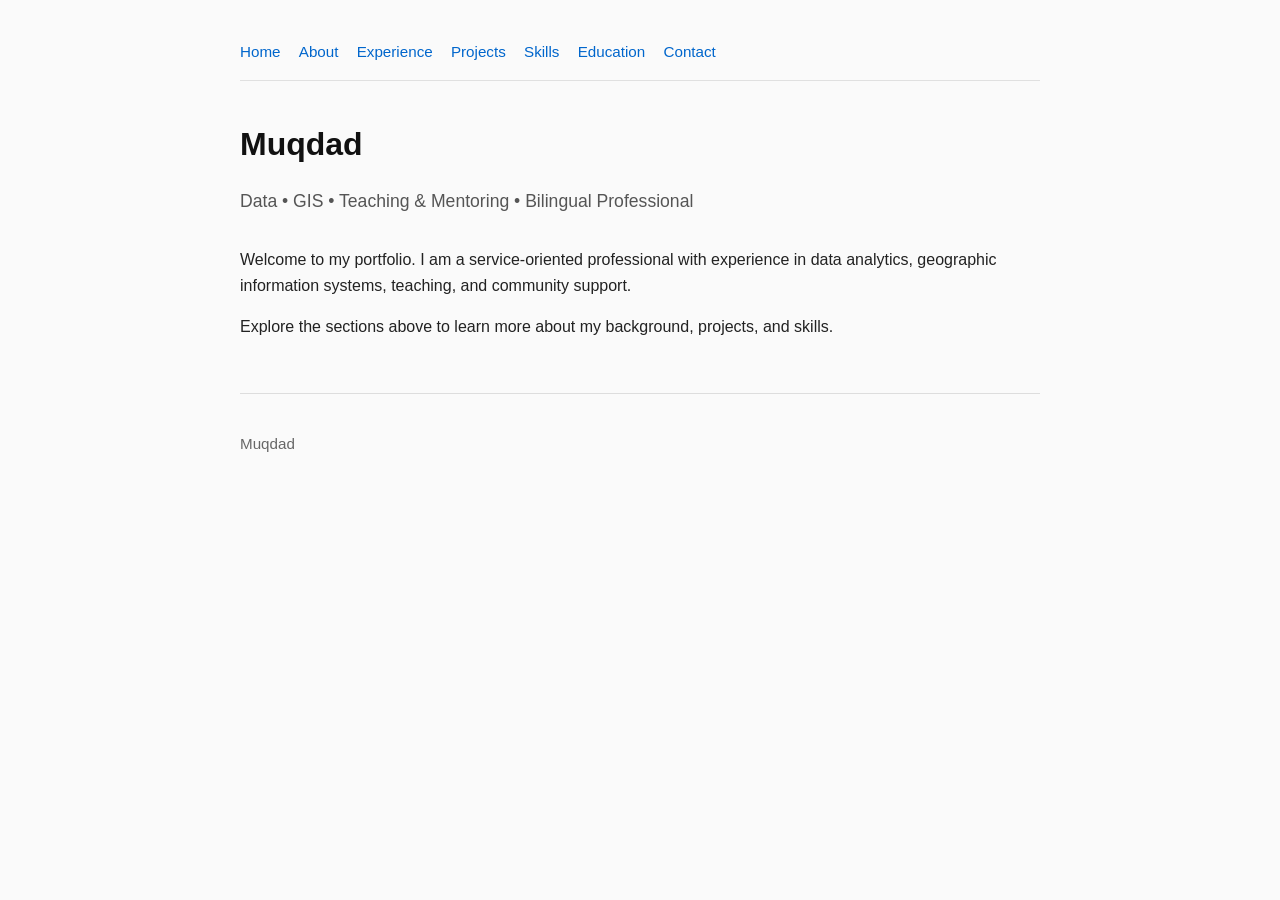
<file: 1-index.html>
<!DOCTYPE html>
<html lang="en">
<head>
  <meta charset="UTF-8">
  <meta name="viewport" content="width=device-width, initial-scale=1.0">
  <title>Muqdad | Portfolio</title>
  <link rel="stylesheet" href="style.css">
</head>
<body>

  <nav>
    <a href="1-index.html">Home</a>
    <a href="2-about.html">About</a>
    <a href="3-experience.html">Experience</a>
    <a href="4-projects.html">Projects</a>
    <a href="5-skills.html">Skills</a>
    <a href="6-education.html">Education</a>
    <a href="7-contacts.html">Contact</a>
  </nav>

  <h1>Muqdad</h1>
  <p class="subtitle">Data • GIS • Teaching & Mentoring • Bilingual Professional</p>

  <p>
    Welcome to my portfolio. I am a service-oriented professional with experience in 
    data analytics, geographic information systems, teaching, and community support.
  </p>

  <p>
    Explore the sections above to learn more about my background, projects, and skills.
  </p>

  <footer>
    <p>Muqdad</p>
  </footer>

</body>
</html>
</file>
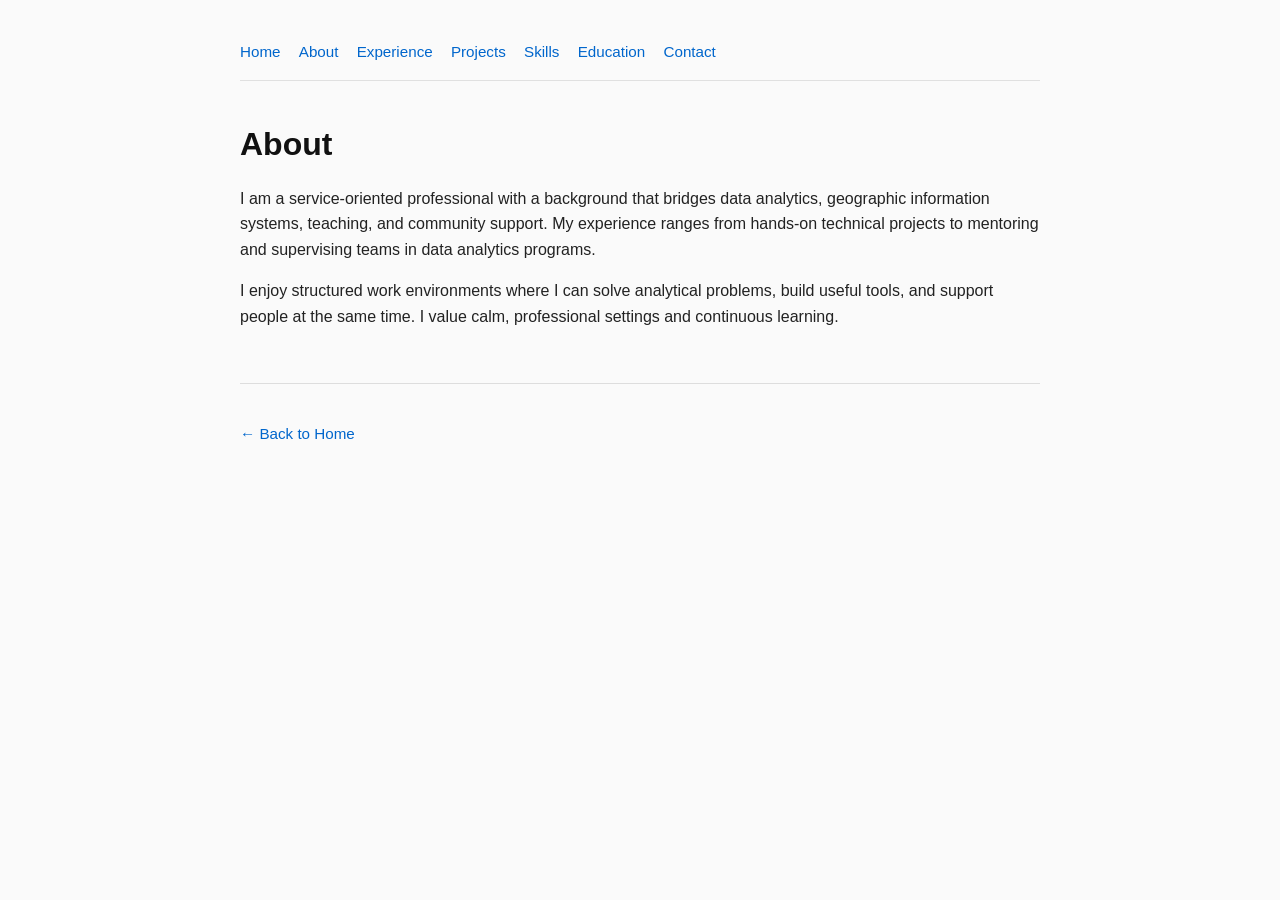
<file: 2-about.html>
<!DOCTYPE html>
<html lang="en">
<head>
  <meta charset="UTF-8">
  <meta name="viewport" content="width=device-width, initial-scale=1.0">
  <title>About | Muqdad</title>
  <link rel="stylesheet" href="style.css">
</head>
<body>

  <nav>
    <a href="1-index.html">Home</a>
    <a href="2-about.html">About</a>
    <a href="3-experience.html">Experience</a>
    <a href="4-projects.html">Projects</a>
    <a href="5-skills.html">Skills</a>
    <a href="6-education.html">Education</a>
    <a href="7-contacts.html">Contact</a>
  </nav>

  <h1>About</h1>

  <p>
    I am a service-oriented professional with a background that bridges data analytics, 
    geographic information systems, teaching, and community support. My experience ranges 
    from hands-on technical projects to mentoring and supervising teams in data analytics programs.
  </p>

  <p>
    I enjoy structured work environments where I can solve analytical problems, build useful tools, 
    and support people at the same time. I value calm, professional settings and continuous learning.
  </p>

  <footer>
    <p><a href="1-index.html">← Back to Home</a></p>
  </footer>

</body>
</html>
</file>
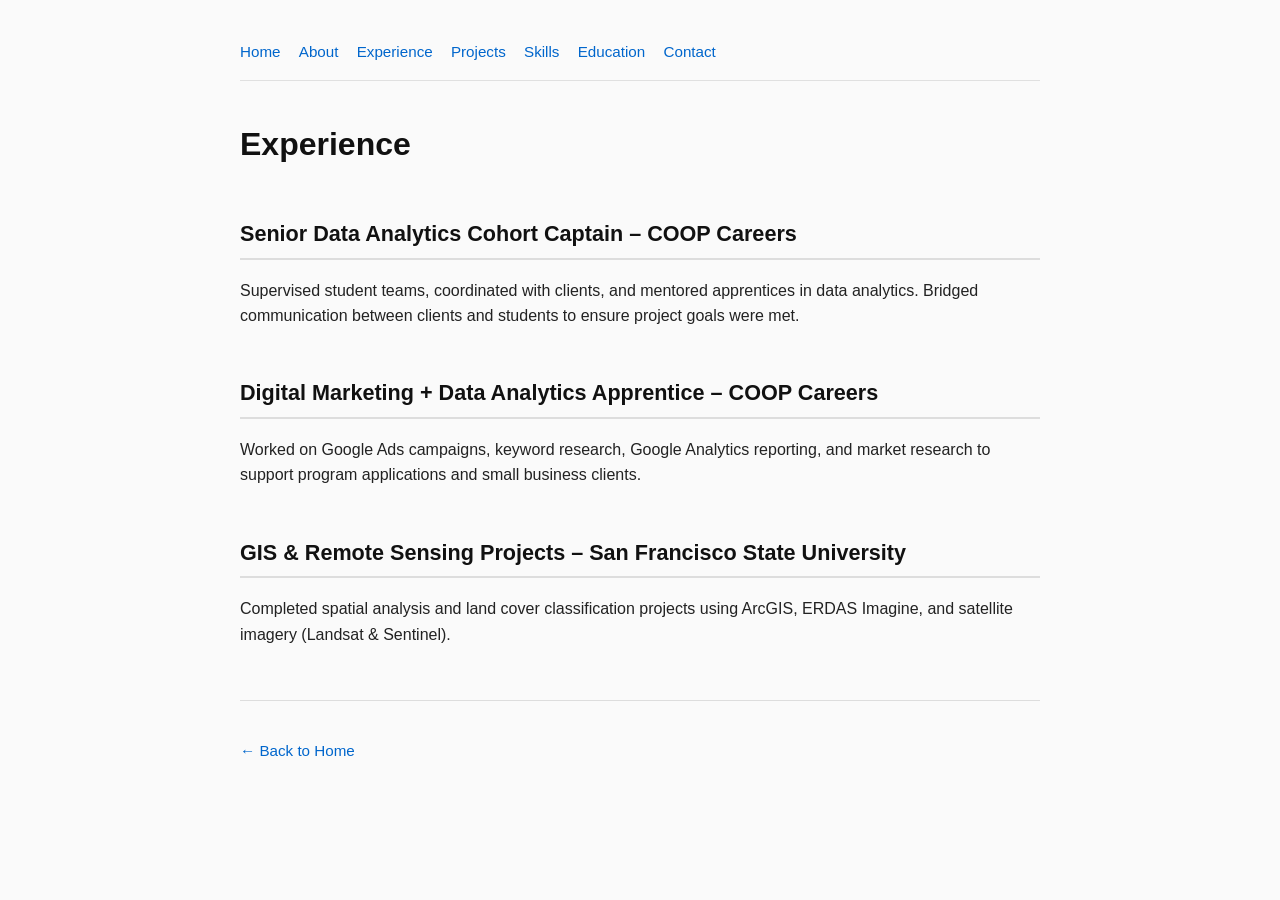
<file: 3-experience.html>
<!DOCTYPE html>
<html lang="en">
<head>
  <meta charset="UTF-8">
  <meta name="viewport" content="width=device-width, initial-scale=1.0">
  <title>Experience | Muqdad</title>
  <link rel="stylesheet" href="style.css">
</head>
<body>

  <nav>
    <a href="1-index.html">Home</a>
    <a href="2-about.html">About</a>
    <a href="3-experience.html">Experience</a>
    <a href="4-projects.html">Projects</a>
    <a href="5-skills.html">Skills</a>
    <a href="6-education.html">Education</a>
    <a href="7-contacts.html">Contact</a>
  </nav>

  <h1>Experience</h1>

  <h2>Senior Data Analytics Cohort Captain – COOP Careers</h2>
  <p>
    Supervised student teams, coordinated with clients, and mentored apprentices in data analytics. 
    Bridged communication between clients and students to ensure project goals were met.
  </p>

  <h2>Digital Marketing + Data Analytics Apprentice – COOP Careers</h2>
  <p>
    Worked on Google Ads campaigns, keyword research, Google Analytics reporting, and market research 
    to support program applications and small business clients.
  </p>

  <h2>GIS & Remote Sensing Projects – San Francisco State University</h2>
  <p>
    Completed spatial analysis and land cover classification projects using ArcGIS, ERDAS Imagine, 
    and satellite imagery (Landsat & Sentinel).
  </p>

  <footer>
    <p><a href="1-index.html">← Back to Home</a></p>
  </footer>

</body>
</html>
</file>
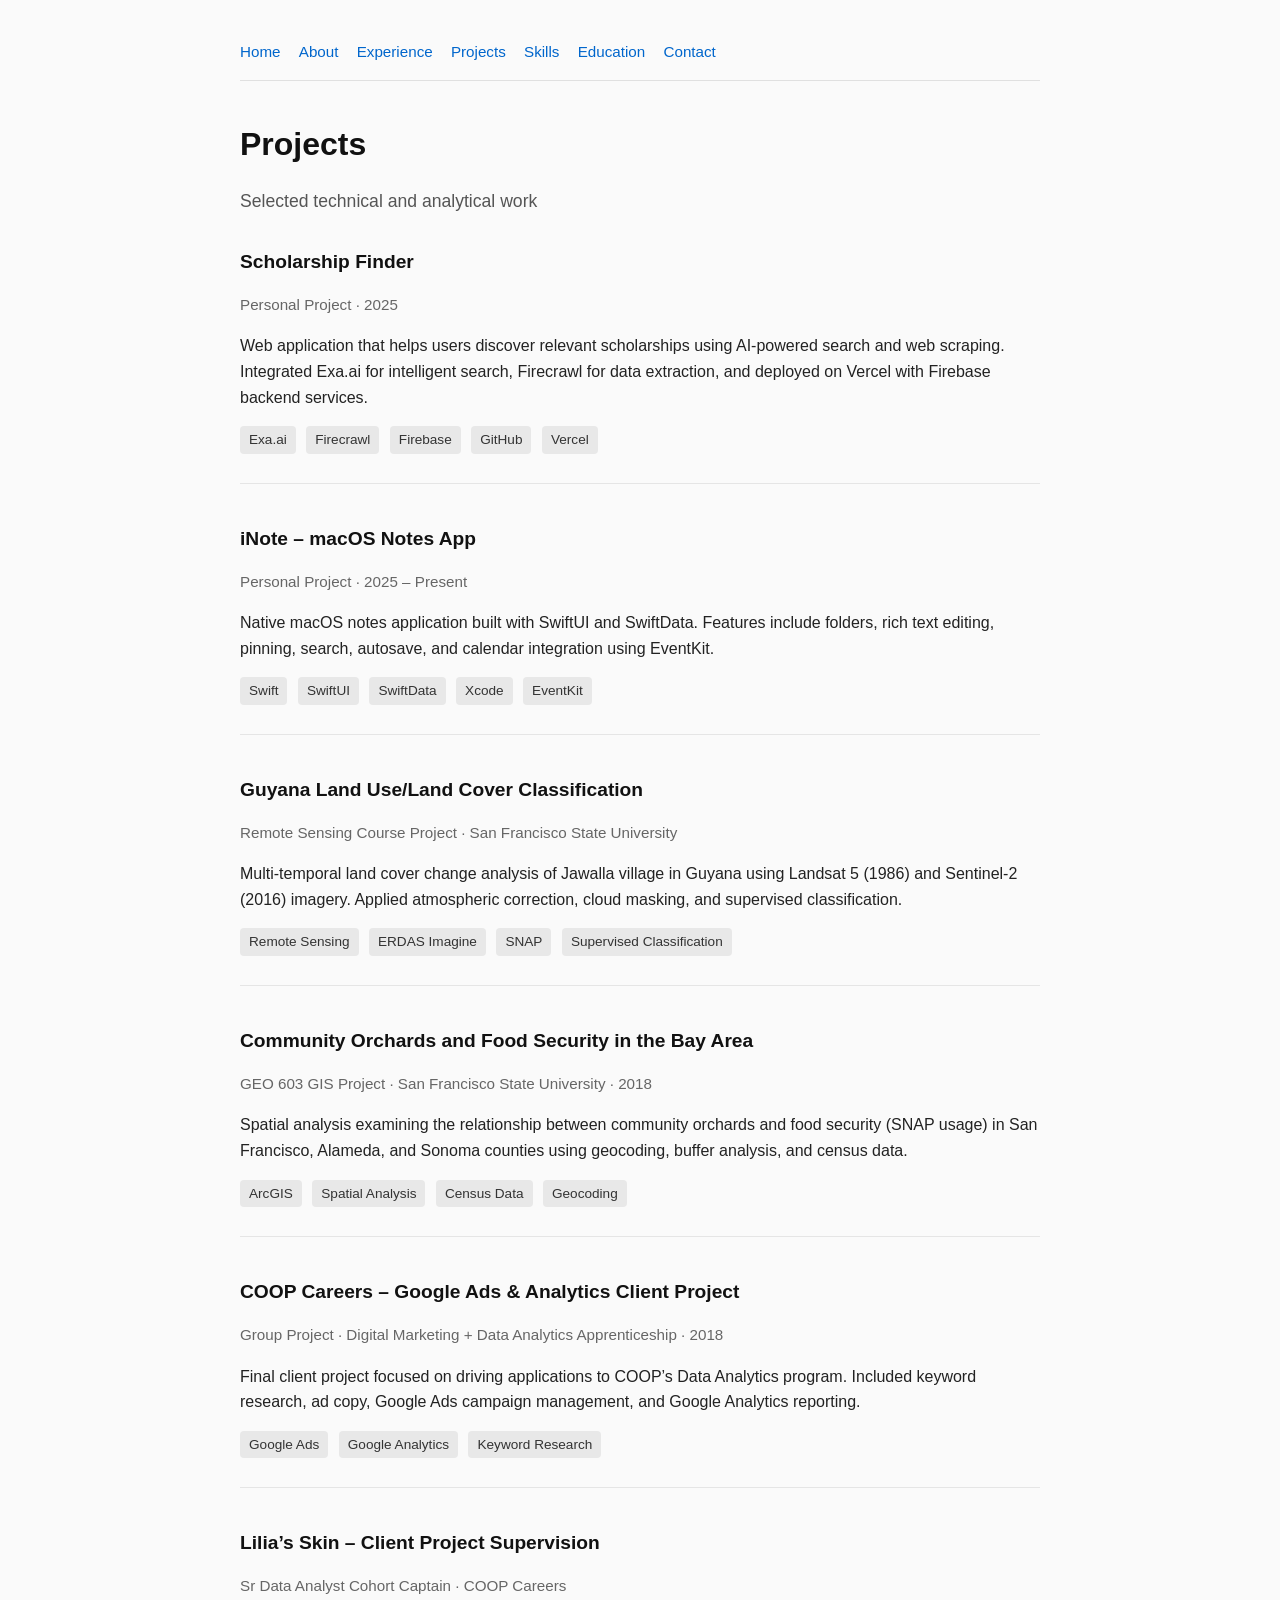
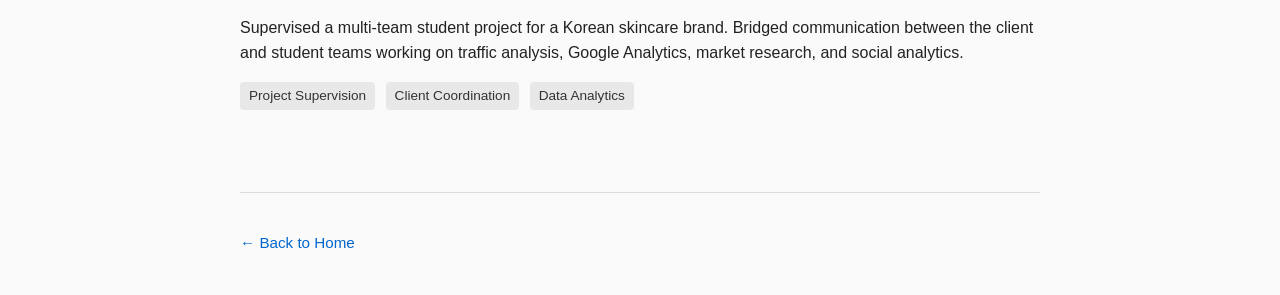
<file: 4-projects.html>
<!DOCTYPE html>
<html lang="en">
<head>
  <meta charset="UTF-8">
  <meta name="viewport" content="width=device-width, initial-scale=1.0">
  <title>Projects | Muqdad</title>
  <link rel="stylesheet" href="style.css">
</head>
<body>

  <nav>
    <a href="1-index.html">Home</a>
    <a href="2-about.html">About</a>
    <a href="3-experience.html">Experience</a>
    <a href="4-projects.html">Projects</a>
    <a href="5-skills.html">Skills</a>
    <a href="6-education.html">Education</a>
    <a href="7-contacts.html">Contact</a>
  </nav>

  <h1>Projects</h1>
  <p class="subtitle">Selected technical and analytical work</p>

  <div class="project">
    <h3>Scholarship Finder</h3>
    <p class="meta">Personal Project · 2025</p>
    <p>
      Web application that helps users discover relevant scholarships using AI-powered search and web scraping. 
      Integrated Exa.ai for intelligent search, Firecrawl for data extraction, and deployed on Vercel with Firebase backend services.
    </p>
    <span class="tag">Exa.ai</span>
    <span class="tag">Firecrawl</span>
    <span class="tag">Firebase</span>
    <span class="tag">GitHub</span>
    <span class="tag">Vercel</span>
  </div>

  <div class="project">
    <h3>iNote – macOS Notes App</h3>
    <p class="meta">Personal Project · 2025 – Present</p>
    <p>
      Native macOS notes application built with SwiftUI and SwiftData. Features include folders, rich text editing, 
      pinning, search, autosave, and calendar integration using EventKit.
    </p>
    <span class="tag">Swift</span>
    <span class="tag">SwiftUI</span>
    <span class="tag">SwiftData</span>
    <span class="tag">Xcode</span>
    <span class="tag">EventKit</span>
  </div>

  <div class="project">
    <h3>Guyana Land Use/Land Cover Classification</h3>
    <p class="meta">Remote Sensing Course Project · San Francisco State University</p>
    <p>
      Multi-temporal land cover change analysis of Jawalla village in Guyana using Landsat 5 (1986) and Sentinel-2 (2016) imagery. 
      Applied atmospheric correction, cloud masking, and supervised classification.
    </p>
    <span class="tag">Remote Sensing</span>
    <span class="tag">ERDAS Imagine</span>
    <span class="tag">SNAP</span>
    <span class="tag">Supervised Classification</span>
  </div>

  <div class="project">
    <h3>Community Orchards and Food Security in the Bay Area</h3>
    <p class="meta">GEO 603 GIS Project · San Francisco State University · 2018</p>
    <p>
      Spatial analysis examining the relationship between community orchards and food security (SNAP usage) 
      in San Francisco, Alameda, and Sonoma counties using geocoding, buffer analysis, and census data.
    </p>
    <span class="tag">ArcGIS</span>
    <span class="tag">Spatial Analysis</span>
    <span class="tag">Census Data</span>
    <span class="tag">Geocoding</span>
  </div>

  <div class="project">
    <h3>COOP Careers – Google Ads & Analytics Client Project</h3>
    <p class="meta">Group Project · Digital Marketing + Data Analytics Apprenticeship · 2018</p>
    <p>
      Final client project focused on driving applications to COOP’s Data Analytics program. 
      Included keyword research, ad copy, Google Ads campaign management, and Google Analytics reporting.
    </p>
    <span class="tag">Google Ads</span>
    <span class="tag">Google Analytics</span>
    <span class="tag">Keyword Research</span>
  </div>

  <div class="project">
    <h3>Lilia’s Skin – Client Project Supervision</h3>
    <p class="meta">Sr Data Analyst Cohort Captain · COOP Careers</p>
    <p>
      Supervised a multi-team student project for a Korean skincare brand. Bridged communication between the client 
      and student teams working on traffic analysis, Google Analytics, market research, and social analytics.
    </p>
    <span class="tag">Project Supervision</span>
    <span class="tag">Client Coordination</span>
    <span class="tag">Data Analytics</span>
  </div>

  <footer>
    <p><a href="1-index.html">← Back to Home</a></p>
  </footer>

</body>
</html>
</file>
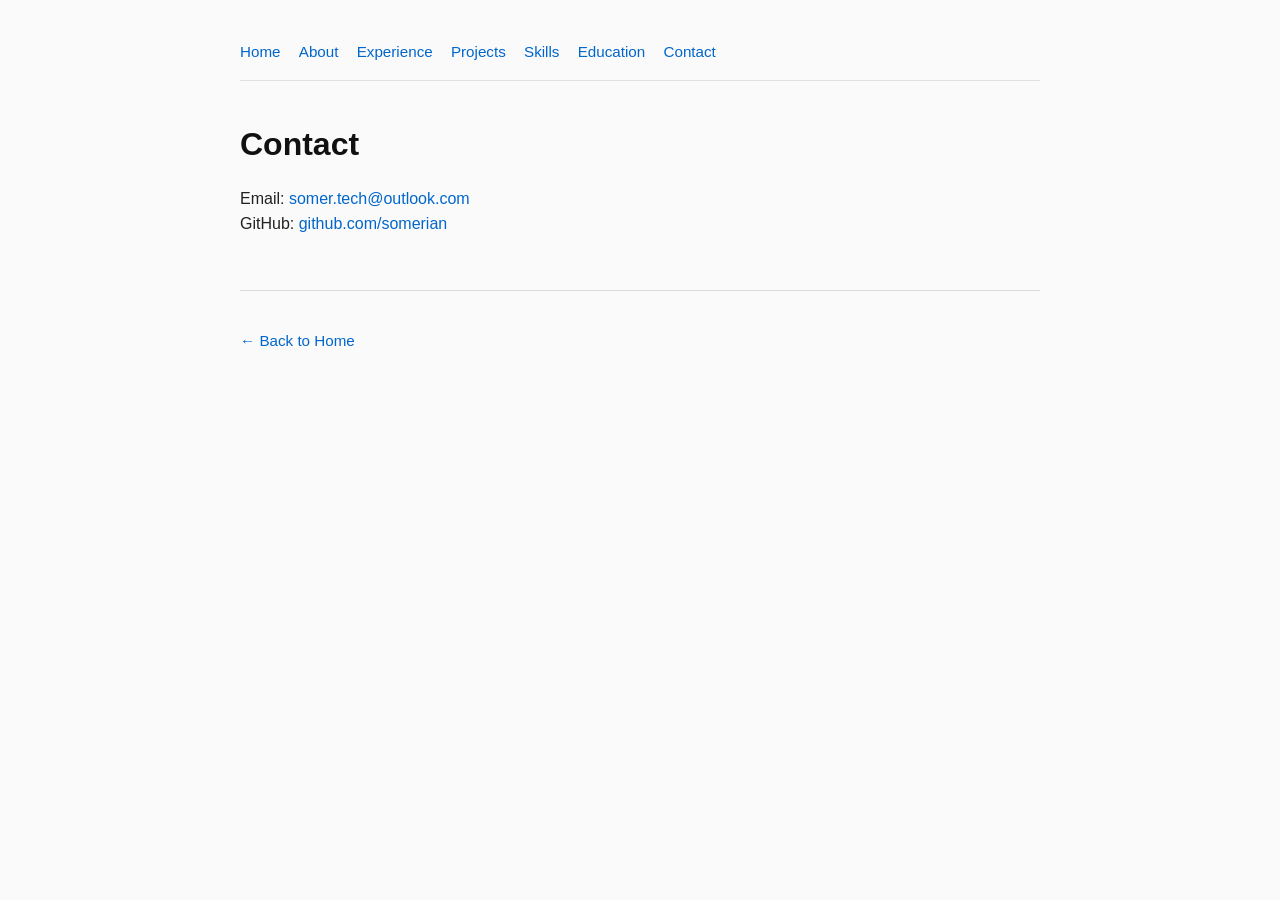
<file: 5-contacts.html>
<!DOCTYPE html>
<html lang="en">
<head>
  <meta charset="UTF-8">
  <meta name="viewport" content="width=device-width, initial-scale=1.0">
  <title>Contact | Somer</title>
  <link rel="stylesheet" href="style.css">
</head>
<body>

  <nav>
    <a href="index.html">Home</a>
    <a href="about.html">About</a>
    <a href="experience.html">Experience</a>
    <a href="projects.html">Projects</a>
    <a href="skills.html">Skills</a>
    <a href="education.html">Education</a>
    <a href="contact.html">Contact</a>
  </nav>

  <h1>Contact</h1>

  <p>
    Email: <a href="mailto:somer.tech@outlook.com">somer.tech@outlook.com</a><br>
    GitHub: <a href="https://github.com/somerian">github.com/somerian</a>
  </p>

  <footer>
    <p><a href="index.html">← Back to Home</a></p>
  </footer>

</body>
</html>
</file>
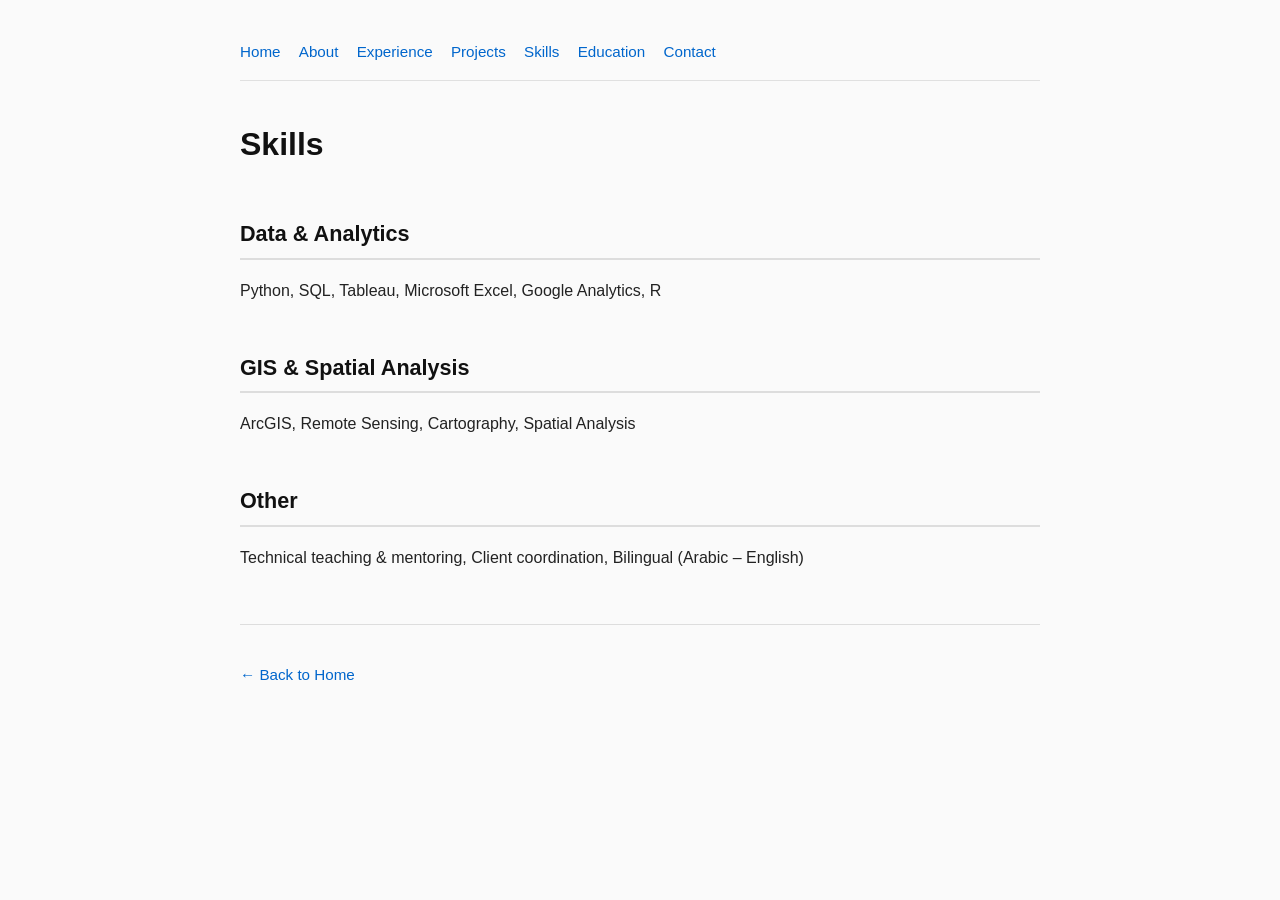
<file: 5-skills.html>
<!DOCTYPE html>
<html lang="en">
<head>
  <meta charset="UTF-8">
  <meta name="viewport" content="width=device-width, initial-scale=1.0">
  <title>Skills | Muqdad</title>
  <link rel="stylesheet" href="style.css">
</head>
<body>

  <nav>
    <a href="1-index.html">Home</a>
    <a href="2-about.html">About</a>
    <a href="3-experience.html">Experience</a>
    <a href="4-projects.html">Projects</a>
    <a href="5-skills.html">Skills</a>
    <a href="6-education.html">Education</a>
    <a href="7-contacts.html">Contact</a>
  </nav>

  <h1>Skills</h1>

  <h2>Data & Analytics</h2>
  <p>Python, SQL, Tableau, Microsoft Excel, Google Analytics, R</p>

  <h2>GIS & Spatial Analysis</h2>
  <p>ArcGIS, Remote Sensing, Cartography, Spatial Analysis</p>

  <h2>Other</h2>
  <p>Technical teaching & mentoring, Client coordination, Bilingual (Arabic – English)</p>

  <footer>
    <p><a href="1-index.html">← Back to Home</a></p>
  </footer>

</body>
</html>
</file>
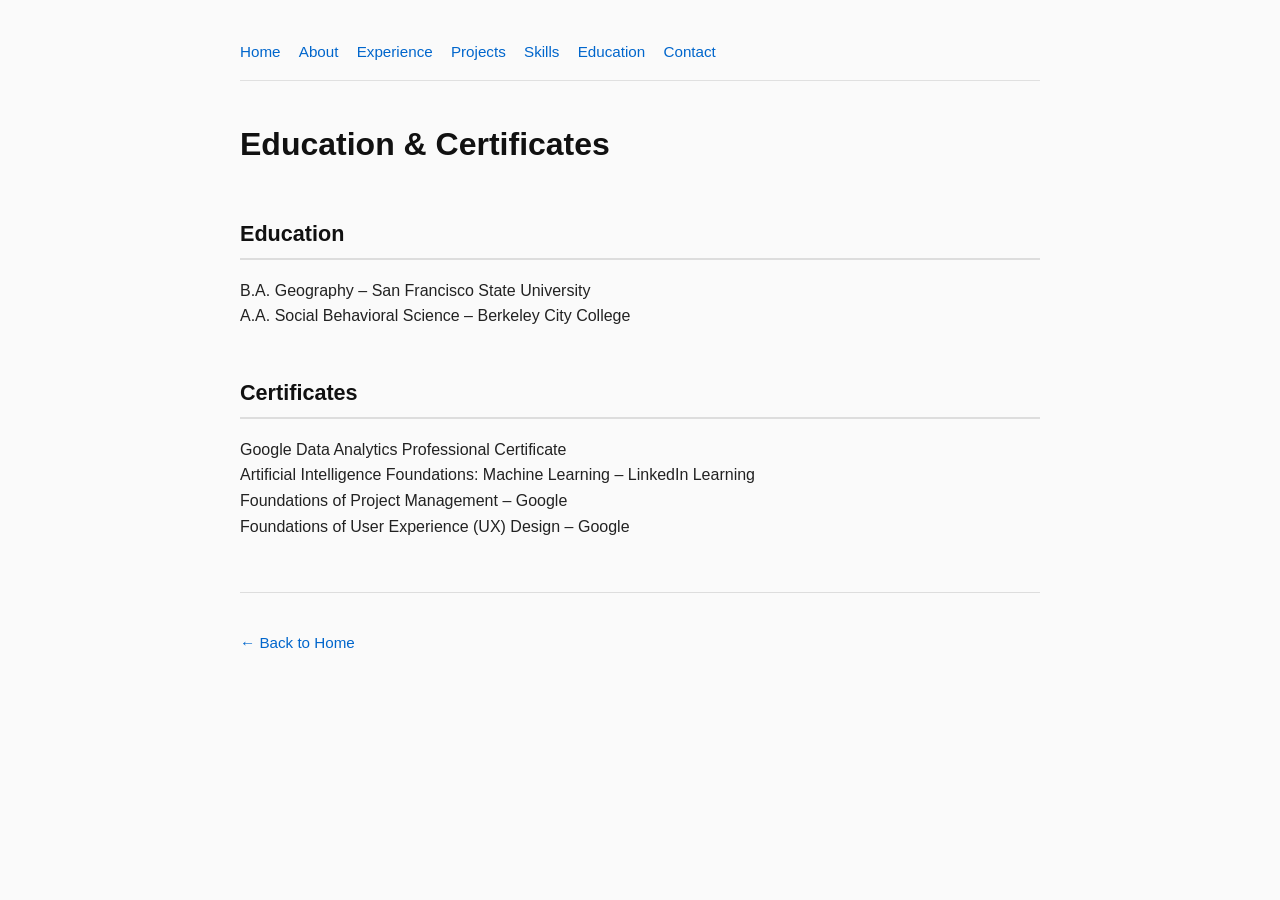
<file: 6-education.html>
<!DOCTYPE html>
<html lang="en">
<head>
  <meta charset="UTF-8">
  <meta name="viewport" content="width=device-width, initial-scale=1.0">
  <title>Education | Muqdad</title>
  <link rel="stylesheet" href="style.css">
</head>
<body>

  <nav>
    <a href="1-index.html">Home</a>
    <a href="2-about.html">About</a>
    <a href="3-experience.html">Experience</a>
    <a href="4-projects.html">Projects</a>
    <a href="5-skills.html">Skills</a>
    <a href="6-education.html">Education</a>
    <a href="7-contacts.html">Contact</a>
  </nav>

  <h1>Education & Certificates</h1>

  <h2>Education</h2>
  <p>
    B.A. Geography – San Francisco State University<br>
    A.A. Social Behavioral Science – Berkeley City College
  </p>

  <h2>Certificates</h2>
  <p>
    Google Data Analytics Professional Certificate<br>
    Artificial Intelligence Foundations: Machine Learning – LinkedIn Learning<br>
    Foundations of Project Management – Google<br>
    Foundations of User Experience (UX) Design – Google
  </p>

  <footer>
    <p><a href="1-index.html">← Back to Home</a></p>
  </footer>

</body>
</html>
</file>
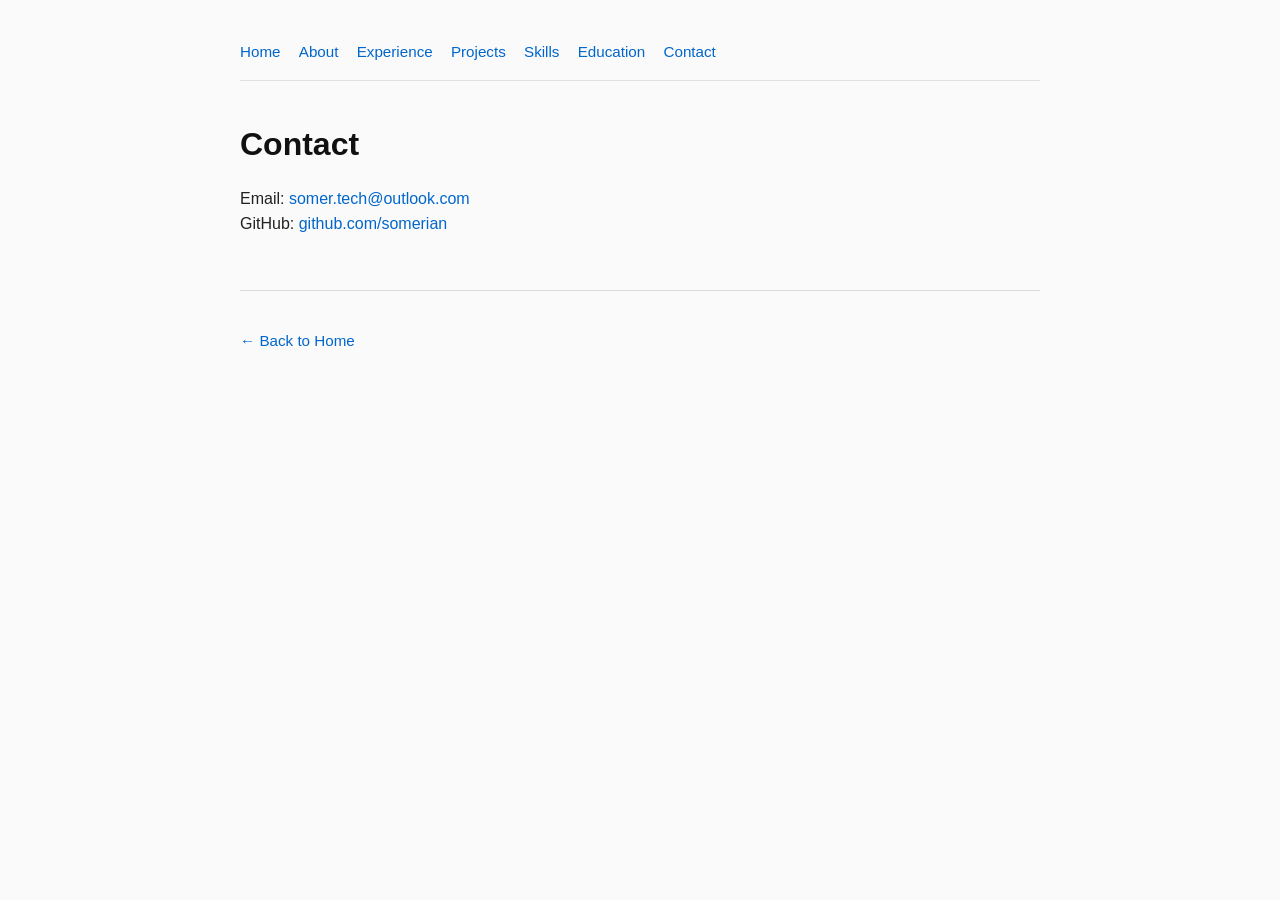
<file: 7-contacts.html>
<!DOCTYPE html>
<html lang="en">
<head>
  <meta charset="UTF-8">
  <meta name="viewport" content="width=device-width, initial-scale=1.0">
  <title>Contact | Muqdad</title>
  <link rel="stylesheet" href="style.css">
</head>
<body>

  <nav>
    <a href="1-index.html">Home</a>
    <a href="2-about.html">About</a>
    <a href="3-experience.html">Experience</a>
    <a href="4-projects.html">Projects</a>
    <a href="5-skills.html">Skills</a>
    <a href="6-education.html">Education</a>
    <a href="7-contacts.html">Contact</a>
  </nav>

  <h1>Contact</h1>

  <p>
    Email: <a href="mailto:somer.tech@outlook.com">somer.tech@outlook.com</a><br>
    GitHub: <a href="https://github.com/somerian">github.com/somerian</a>
  </p>

  <footer>
    <p><a href="1-index.html">← Back to Home</a></p>
  </footer>

</body>
</html>
</file>
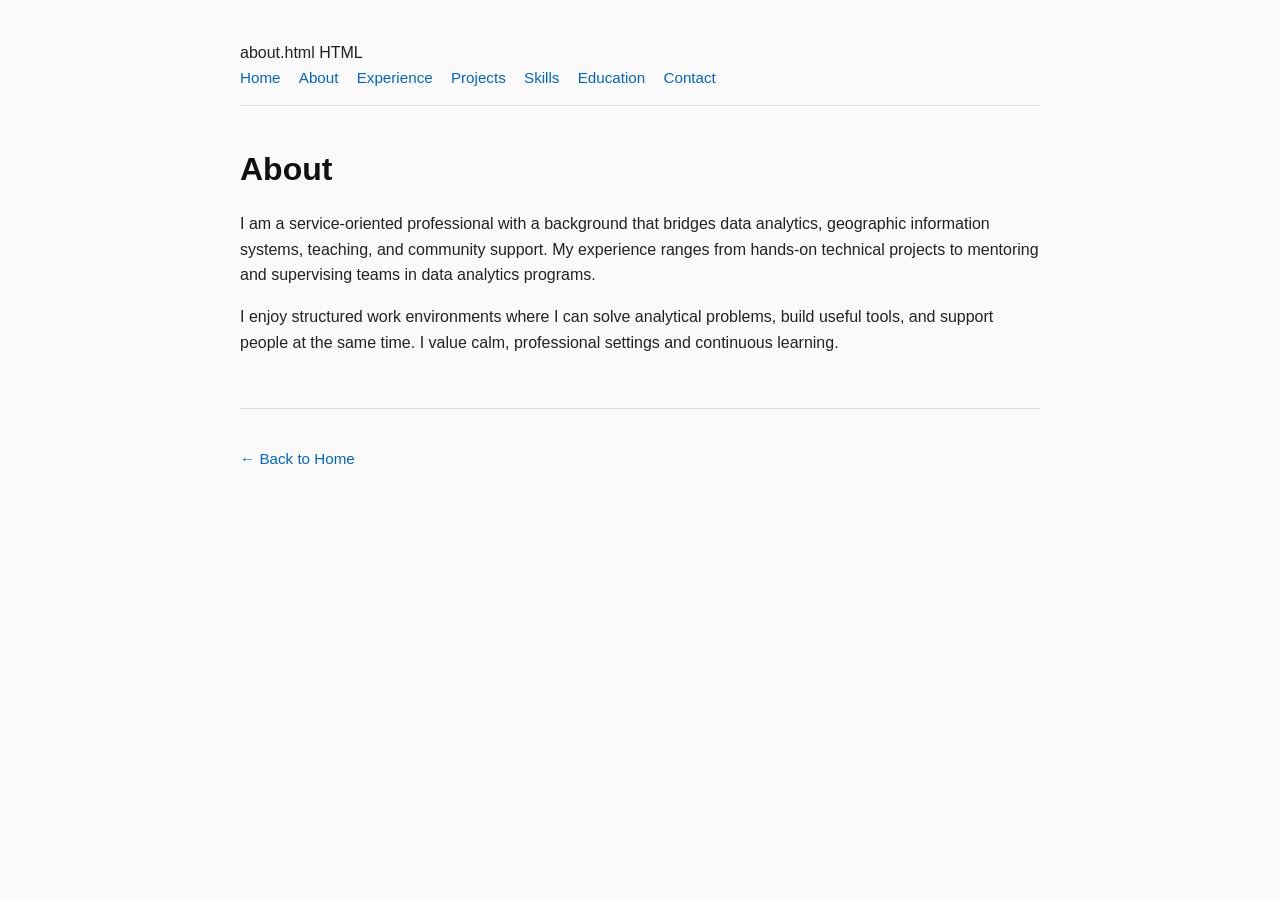
<file: about.html>
about.html
HTML<!DOCTYPE html>
<html lang="en">
<head>
  <meta charset="UTF-8">
  <meta name="viewport" content="width=device-width, initial-scale=1.0">
  <title>About | Somer</title>
  <link rel="stylesheet" href="style.css">
</head>
<body>

  <nav>
    <a href="index.html">Home</a>
    <a href="about.html">About</a>
    <a href="experience.html">Experience</a>
    <a href="projects.html">Projects</a>
    <a href="skills.html">Skills</a>
    <a href="education.html">Education</a>
    <a href="contact.html">Contact</a>
  </nav>

  <h1>About</h1>

  <p>
    I am a service-oriented professional with a background that bridges data analytics, 
    geographic information systems, teaching, and community support. My experience ranges 
    from hands-on technical projects to mentoring and supervising teams in data analytics programs.
  </p>

  <p>
    I enjoy structured work environments where I can solve analytical problems, build useful tools, 
    and support people at the same time. I value calm, professional settings and continuous learning.
  </p>

  <footer>
    <p><a href="index.html">← Back to Home</a></p>
  </footer>

</body>
</html>
</file>
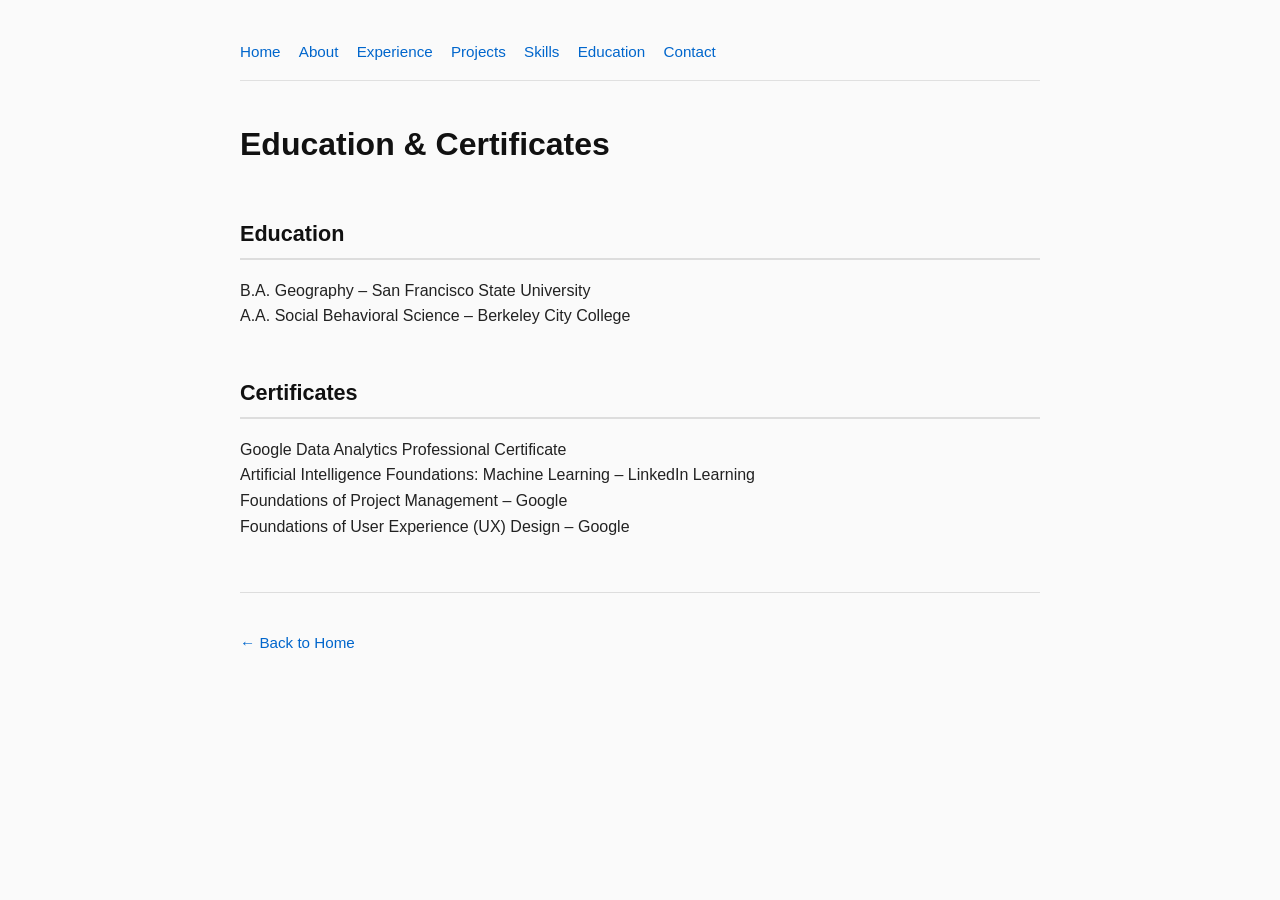
<file: education.html>
<!DOCTYPE html>
<html lang="en">
<head>
  <meta charset="UTF-8">
  <meta name="viewport" content="width=device-width, initial-scale=1.0">
  <title>Education | Somer</title>
  <link rel="stylesheet" href="style.css">
</head>
<body>

  <nav>
    <a href="index.html">Home</a>
    <a href="about.html">About</a>
    <a href="experience.html">Experience</a>
    <a href="projects.html">Projects</a>
    <a href="skills.html">Skills</a>
    <a href="education.html">Education</a>
    <a href="contact.html">Contact</a>
  </nav>

  <h1>Education & Certificates</h1>

  <h2>Education</h2>
  <p>
    B.A. Geography – San Francisco State University<br>
    A.A. Social Behavioral Science – Berkeley City College
  </p>

  <h2>Certificates</h2>
  <p>
    Google Data Analytics Professional Certificate<br>
    Artificial Intelligence Foundations: Machine Learning – LinkedIn Learning<br>
    Foundations of Project Management – Google<br>
    Foundations of User Experience (UX) Design – Google
  </p>

  <footer>
    <p><a href="index.html">← Back to Home</a></p>
  </footer>

</body>
</html>
</file>
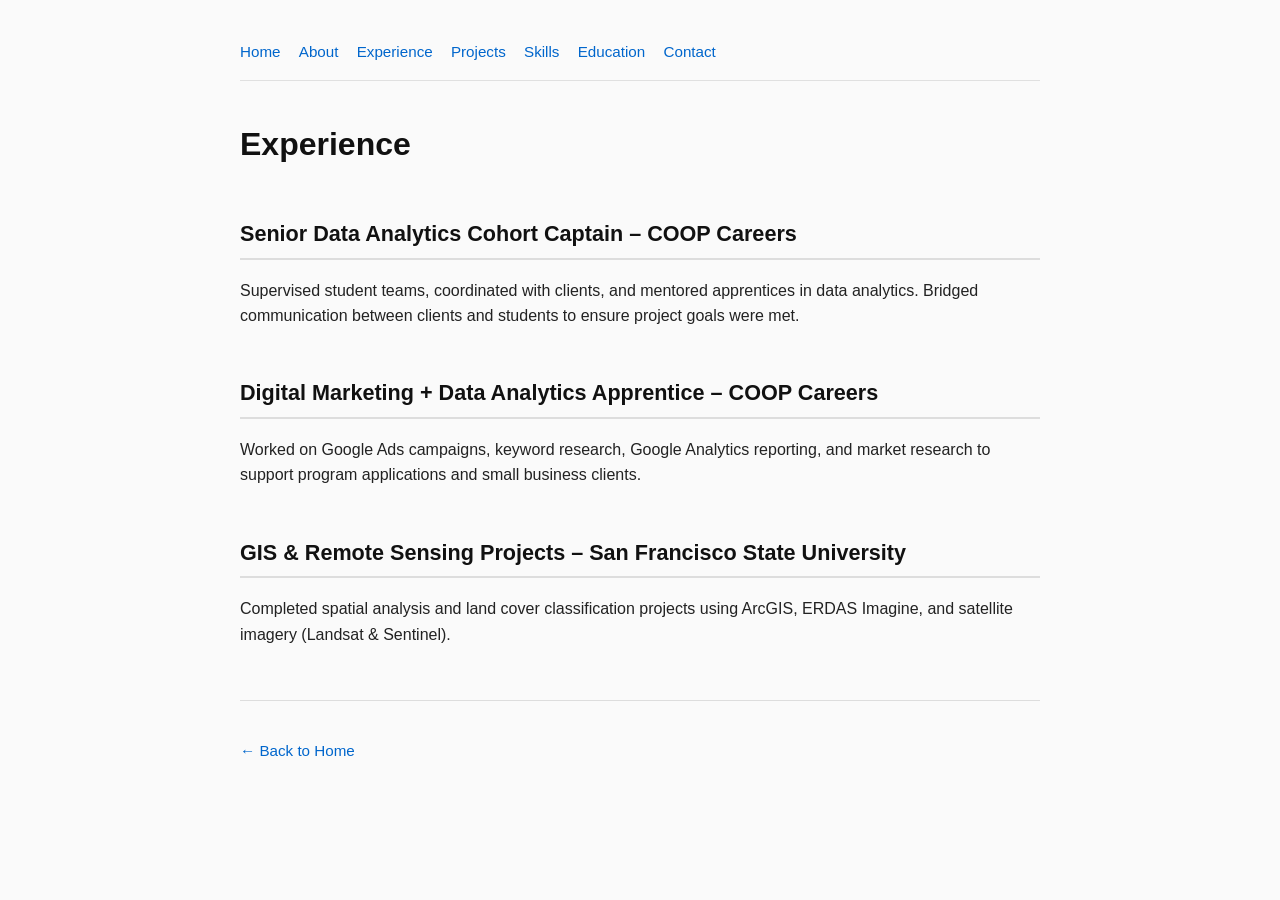
<file: experience.html>
<!DOCTYPE html>
<html lang="en">
<head>
  <meta charset="UTF-8">
  <meta name="viewport" content="width=device-width, initial-scale=1.0">
  <title>Experience | Somer</title>
  <link rel="stylesheet" href="style.css">
</head>
<body>

  <nav>
    <a href="index.html">Home</a>
    <a href="about.html">About</a>
    <a href="experience.html">Experience</a>
    <a href="projects.html">Projects</a>
    <a href="skills.html">Skills</a>
    <a href="education.html">Education</a>
    <a href="contact.html">Contact</a>
  </nav>

  <h1>Experience</h1>

  <h2>Senior Data Analytics Cohort Captain – COOP Careers</h2>
  <p>
    Supervised student teams, coordinated with clients, and mentored apprentices in data analytics. 
    Bridged communication between clients and students to ensure project goals were met.
  </p>

  <h2>Digital Marketing + Data Analytics Apprentice – COOP Careers</h2>
  <p>
    Worked on Google Ads campaigns, keyword research, Google Analytics reporting, and market research 
    to support program applications and small business clients.
  </p>

  <h2>GIS & Remote Sensing Projects – San Francisco State University</h2>
  <p>
    Completed spatial analysis and land cover classification projects using ArcGIS, ERDAS Imagine, 
    and satellite imagery (Landsat & Sentinel).
  </p>

  <footer>
    <p><a href="index.html">← Back to Home</a></p>
  </footer>

</body>
</html>
</file>
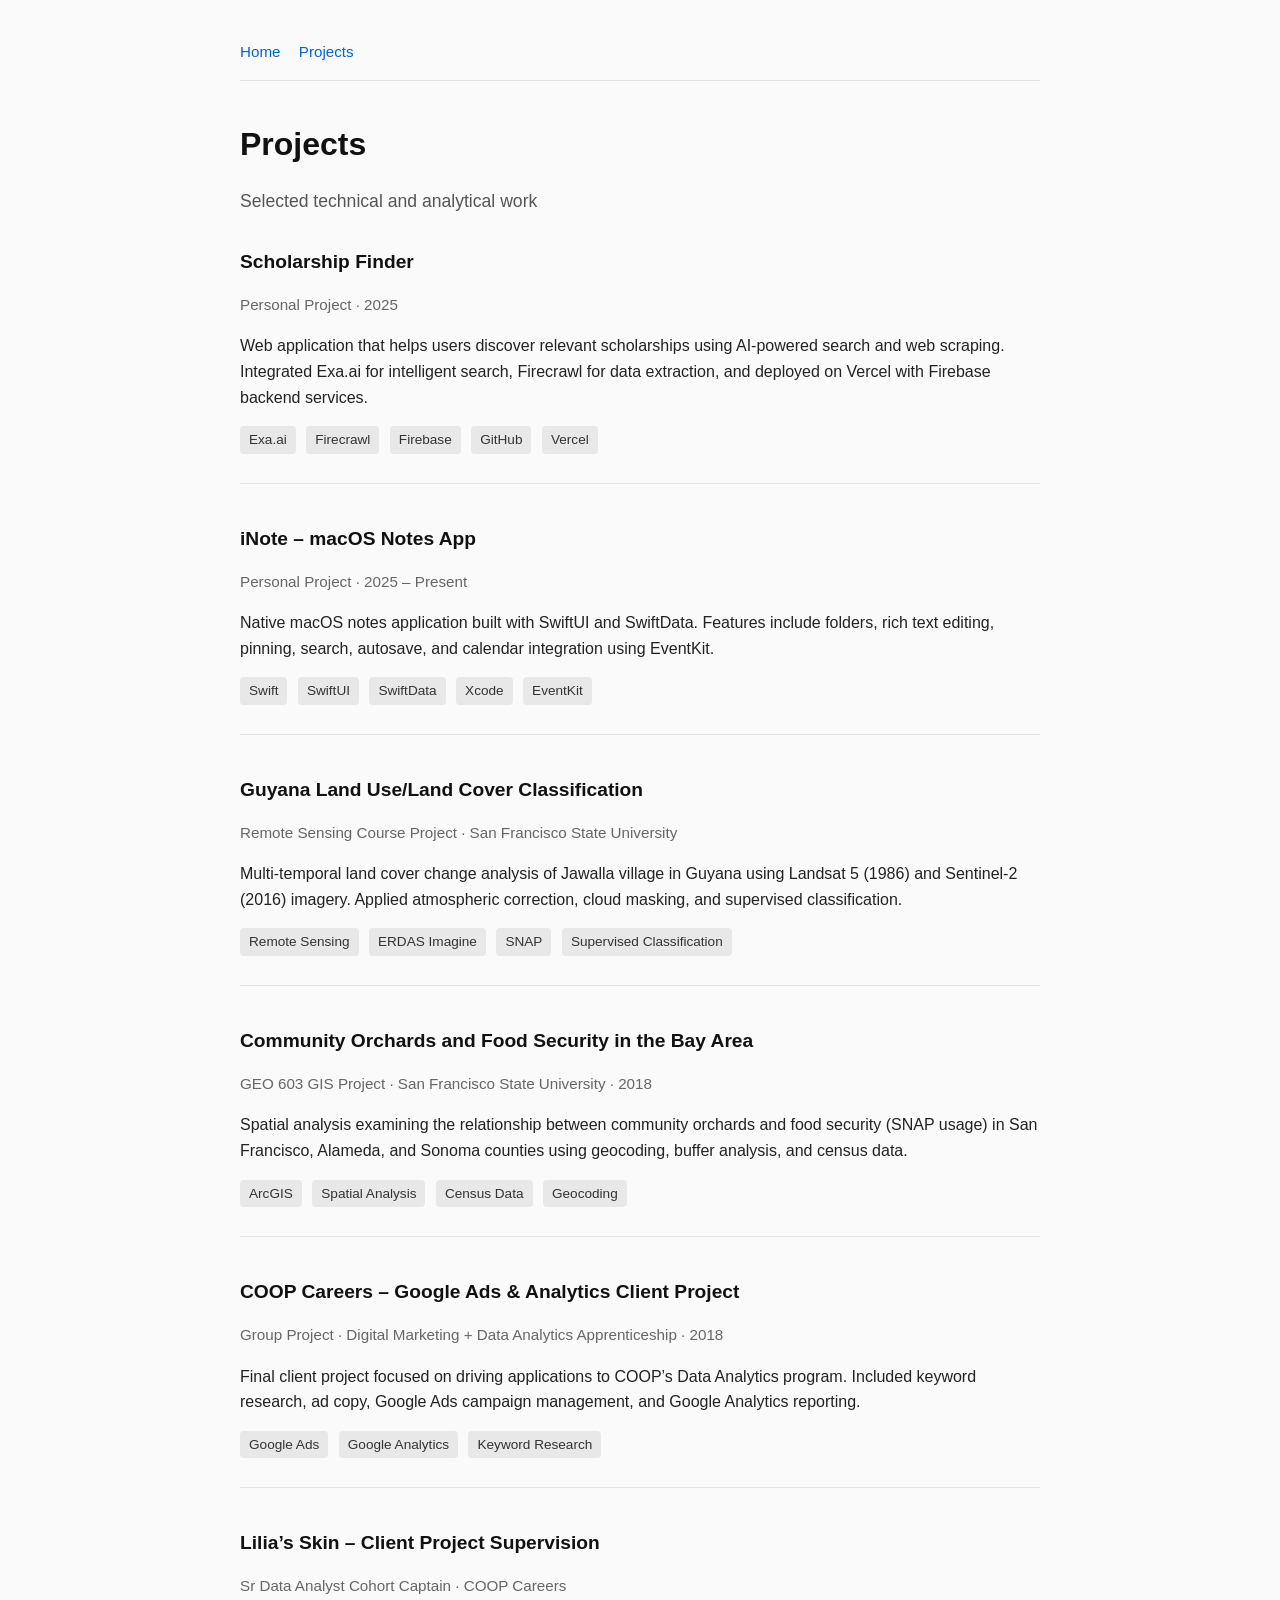
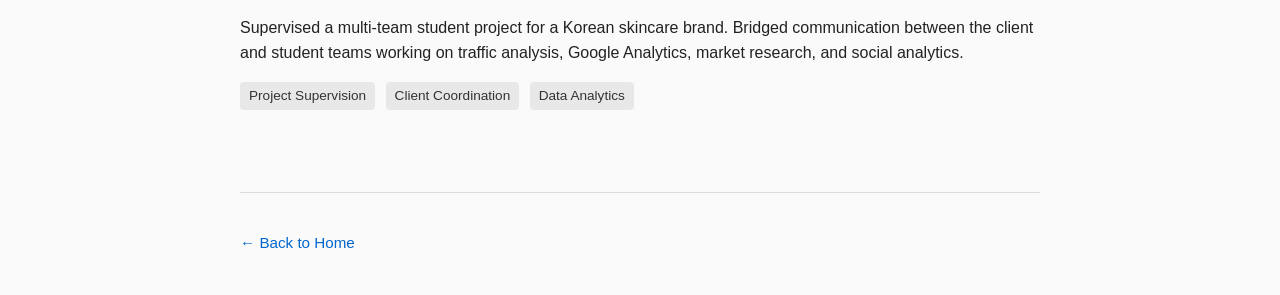
<file: projects.html>
<!DOCTYPE html>
<html lang="en">
<head>
  <meta charset="UTF-8">
  <meta name="viewport" content="width=device-width, initial-scale=1.0">
  <title>Projects | Somer</title>
  <link rel="stylesheet" href="style.css">
</head>
<body>

  <nav>
    <a href="index.html">Home</a>
    <a href="projects.html">Projects</a>
  </nav>

  <h1>Projects</h1>
  <p class="subtitle">Selected technical and analytical work</p>

  <div class="project">
    <h3>Scholarship Finder</h3>
    <p class="meta">Personal Project · 2025</p>
    <p>
      Web application that helps users discover relevant scholarships using AI-powered search and web scraping. 
      Integrated Exa.ai for intelligent search, Firecrawl for data extraction, and deployed on Vercel with Firebase backend services.
    </p>
    <span class="tag">Exa.ai</span>
    <span class="tag">Firecrawl</span>
    <span class="tag">Firebase</span>
    <span class="tag">GitHub</span>
    <span class="tag">Vercel</span>
  </div>

  <div class="project">
    <h3>iNote – macOS Notes App</h3>
    <p class="meta">Personal Project · 2025 – Present</p>
    <p>
      Native macOS notes application built with SwiftUI and SwiftData. Features include folders, rich text editing, 
      pinning, search, autosave, and calendar integration using EventKit.
    </p>
    <span class="tag">Swift</span>
    <span class="tag">SwiftUI</span>
    <span class="tag">SwiftData</span>
    <span class="tag">Xcode</span>
    <span class="tag">EventKit</span>
  </div>

  <div class="project">
    <h3>Guyana Land Use/Land Cover Classification</h3>
    <p class="meta">Remote Sensing Course Project · San Francisco State University</p>
    <p>
      Multi-temporal land cover change analysis of Jawalla village in Guyana using Landsat 5 (1986) and Sentinel-2 (2016) imagery. 
      Applied atmospheric correction, cloud masking, and supervised classification.
    </p>
    <span class="tag">Remote Sensing</span>
    <span class="tag">ERDAS Imagine</span>
    <span class="tag">SNAP</span>
    <span class="tag">Supervised Classification</span>
  </div>

  <div class="project">
    <h3>Community Orchards and Food Security in the Bay Area</h3>
    <p class="meta">GEO 603 GIS Project · San Francisco State University · 2018</p>
    <p>
      Spatial analysis examining the relationship between community orchards and food security (SNAP usage) 
      in San Francisco, Alameda, and Sonoma counties using geocoding, buffer analysis, and census data.
    </p>
    <span class="tag">ArcGIS</span>
    <span class="tag">Spatial Analysis</span>
    <span class="tag">Census Data</span>
    <span class="tag">Geocoding</span>
  </div>

  <div class="project">
    <h3>COOP Careers – Google Ads & Analytics Client Project</h3>
    <p class="meta">Group Project · Digital Marketing + Data Analytics Apprenticeship · 2018</p>
    <p>
      Final client project focused on driving applications to COOP’s Data Analytics program. 
      Included keyword research, ad copy, Google Ads campaign management, and Google Analytics reporting.
    </p>
    <span class="tag">Google Ads</span>
    <span class="tag">Google Analytics</span>
    <span class="tag">Keyword Research</span>
  </div>

  <div class="project">
    <h3>Lilia’s Skin – Client Project Supervision</h3>
    <p class="meta">Sr Data Analyst Cohort Captain · COOP Careers</p>
    <p>
      Supervised a multi-team student project for a Korean skincare brand. Bridged communication between the client 
      and student teams working on traffic analysis, Google Analytics, market research, and social analytics.
    </p>
    <span class="tag">Project Supervision</span>
    <span class="tag">Client Coordination</span>
    <span class="tag">Data Analytics</span>
  </div>

  <footer>
    <p><a href="index.html">← Back to Home</a></p>
  </footer>

</body>
</html>
</file>
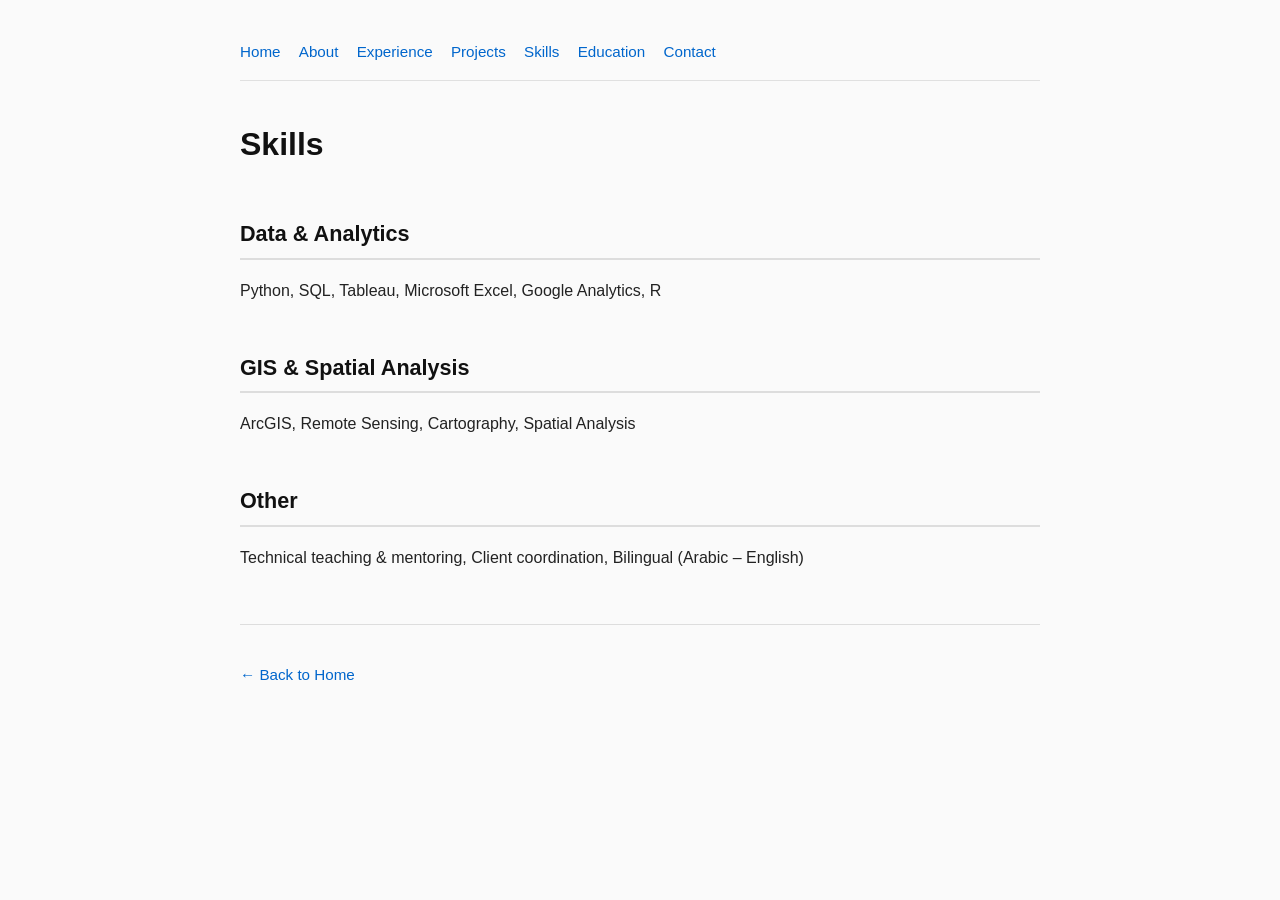
<file: skills.html>
<!DOCTYPE html>
<html lang="en">
<head>
  <meta charset="UTF-8">
  <meta name="viewport" content="width=device-width, initial-scale=1.0">
  <title>Skills | Somer</title>
  <link rel="stylesheet" href="style.css">
</head>
<body>

  <nav>
    <a href="index.html">Home</a>
    <a href="about.html">About</a>
    <a href="experience.html">Experience</a>
    <a href="projects.html">Projects</a>
    <a href="skills.html">Skills</a>
    <a href="education.html">Education</a>
    <a href="contact.html">Contact</a>
  </nav>

  <h1>Skills</h1>

  <h2>Data & Analytics</h2>
  <p>Python, SQL, Tableau, Microsoft Excel, Google Analytics, R</p>

  <h2>GIS & Spatial Analysis</h2>
  <p>ArcGIS, Remote Sensing, Cartography, Spatial Analysis</p>

  <h2>Other</h2>
  <p>Technical teaching & mentoring, Client coordination, Bilingual (Arabic – English)</p>

  <footer>
    <p><a href="index.html">← Back to Home</a></p>
  </footer>

</body>
</html>
</file>
<file: style.css>
/* ===== Base Styles ===== */
body {
  font-family: -apple-system, BlinkMacSystemFont, "Segoe UI", Roboto, Helvetica, Arial, sans-serif;
  line-height: 1.6;
  max-width: 800px;
  margin: 40px auto;
  padding: 0 20px;
  color: #222;
  background-color: #fafafa;
}

/* ===== Typography ===== */
h1 {
  font-size: 2rem;
  color: #111;
  margin-bottom: 0.3em;
}

h2 {
  font-size: 1.35rem;
  color: #111;
  border-bottom: 2px solid #ddd;
  padding-bottom: 6px;
  margin-top: 2.2em;
}

h3 {
  font-size: 1.2rem;
  margin-bottom: 0.3em;
  color: #111;
}

.subtitle {
  color: #555;
  font-size: 1.1rem;
  margin-bottom: 1.8em;
}

p {
  margin-bottom: 1em;
}

/* ===== Navigation ===== */
nav {
  margin-bottom: 2.5em;
  padding-bottom: 1em;
  border-bottom: 1px solid #e0e0e0;
  display: flex;
  flex-wrap: wrap;
  gap: 0.8em 1.2em;
  font-size: 0.95rem;
}

nav a {
  color: #0066cc;
  text-decoration: none;
  font-weight: 500;
}

nav a:hover {
  text-decoration: underline;
}

/* ===== Project Cards ===== */
.project {
  margin-bottom: 2.5em;
  padding-bottom: 1.5em;
  border-bottom: 1px solid #e5e5e5;
}

.project:last-of-type {
  border-bottom: none;
}

.meta {
  color: #666;
  font-size: 0.95rem;
  margin-bottom: 0.6em;
}

/* ===== Tags ===== */
.tag {
  display: inline-block;
  background: #e8e8e8;
  padding: 3px 9px;
  border-radius: 4px;
  font-size: 0.85rem;
  margin-right: 6px;
  margin-bottom: 5px;
  color: #333;
}

/* ===== Links ===== */
a {
  color: #0066cc;
  text-decoration: none;
}

a:hover {
  text-decoration: underline;
}

/* ===== Footer ===== */
footer {
  margin-top: 3.5em;
  padding-top: 1.5em;
  border-top: 1px solid #ddd;
  color: #666;
  font-size: 0.95rem;
}
</file>
